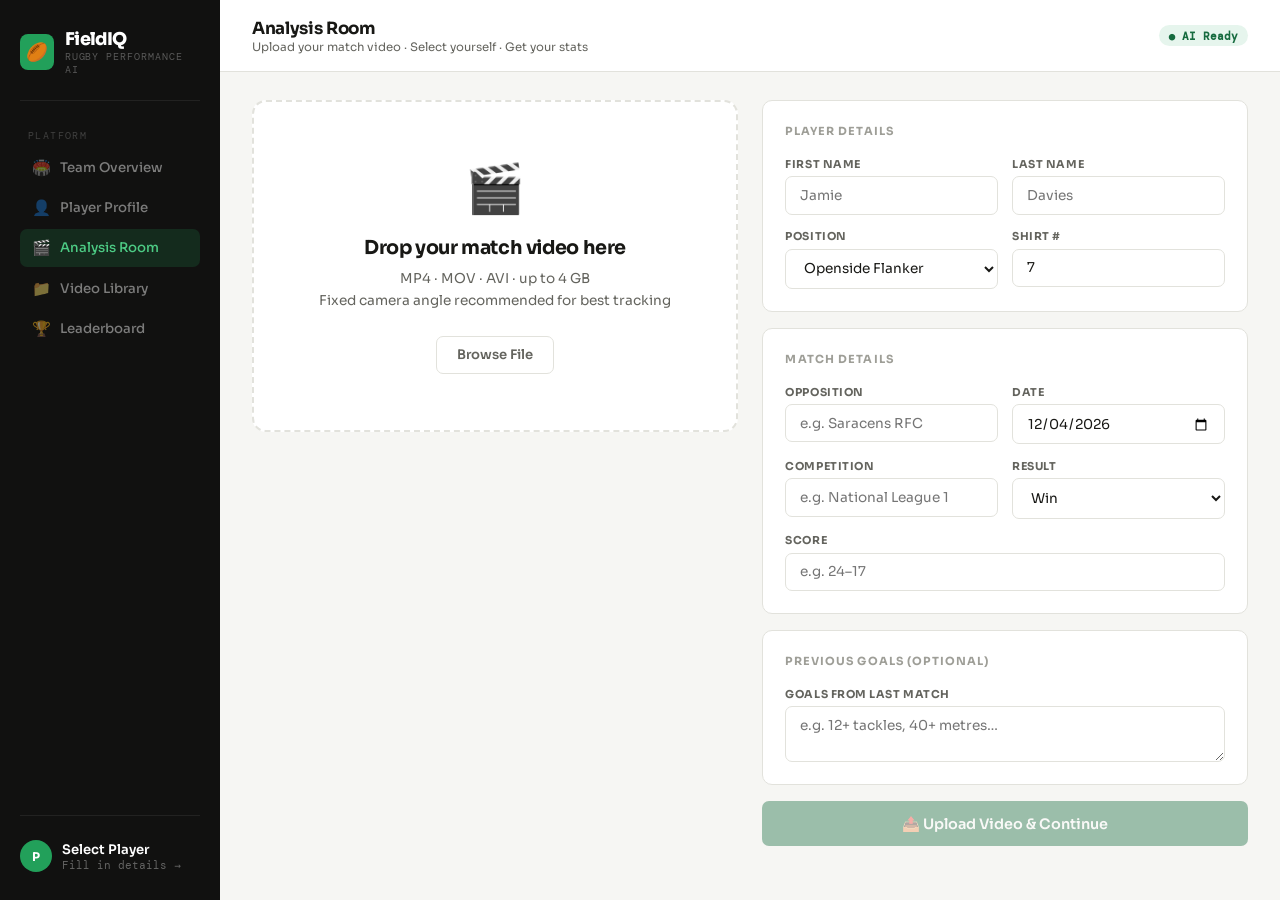
<file: templates/analysis.html>
<!DOCTYPE html>
<html lang="en">
<head>
<meta charset="UTF-8"><meta name="viewport" content="width=device-width, initial-scale=1.0">
<title>FieldIQ – Analysis Room</title>
<style>
@import url('https://fonts.googleapis.com/css2?family=DM+Mono:wght@400;500&family=Sora:wght@300;400;500;600;700;800&display=swap');
:root {
  --bg:#f6f6f3;--surface:#fff;--surface2:#efefeb;--border:#e2e2dc;
  --text:#181815;--text2:#64645e;--text3:#9e9e97;
  --green:#166b3f;--green-mid:#22a05a;--green-light:#e6f5ed;
  --amber:#b86e0e;--amber-light:#fdf2e3;--red:#b83232;--red-light:#fdeaea;
  --sidebar:#111110;--mono:'DM Mono',monospace;--sans:'Sora',sans-serif;
}
*{margin:0;padding:0;box-sizing:border-box;}
body{font-family:var(--sans);background:var(--bg);color:var(--text);font-size:14px;}
.app{display:grid;grid-template-columns:220px 1fr;min-height:100vh;}
/* SIDEBAR */
.sidebar{background:var(--sidebar);padding:1.75rem 1.25rem;display:flex;flex-direction:column;gap:1.75rem;position:sticky;top:0;height:100vh;overflow-y:auto;}
.logo{display:flex;align-items:center;gap:.65rem;padding-bottom:1.5rem;border-bottom:1px solid rgba(255,255,255,.07);}
.logo-mark{width:2.2rem;height:2.2rem;background:var(--green-mid);border-radius:8px;display:flex;align-items:center;justify-content:center;font-size:1.1rem;}
.logo-name{font-size:1.1rem;font-weight:800;color:#fff;letter-spacing:-.03em;}
.logo-tag{display:block;font-size:.6rem;color:rgba(255,255,255,.3);font-family:var(--mono);letter-spacing:.1em;text-transform:uppercase;}
.nav-label{font-size:.62rem;font-family:var(--mono);letter-spacing:.14em;text-transform:uppercase;color:rgba(255,255,255,.2);margin-bottom:.4rem;padding-left:.5rem;}
.nav-item{display:flex;align-items:center;gap:.65rem;padding:.6rem .75rem;border-radius:7px;color:rgba(255,255,255,.45);cursor:pointer;font-size:.83rem;font-weight:500;text-decoration:none;transition:all .15s;margin-bottom:2px;}
.nav-item:hover{background:rgba(255,255,255,.07);color:rgba(255,255,255,.85);}
.nav-item.active{background:rgba(34,160,90,.18);color:#4dcc85;}
.nav-item .ico{font-size:.95rem;width:1.1rem;text-align:center;}
.sidebar-bottom{margin-top:auto;padding-top:1.5rem;border-top:1px solid rgba(255,255,255,.07);}
.player-pill{display:flex;align-items:center;gap:.65rem;}
.pav{width:2rem;height:2rem;border-radius:50%;background:var(--green-mid);display:flex;align-items:center;justify-content:center;font-size:.75rem;font-weight:700;color:#fff;}
.pname{font-size:.82rem;font-weight:600;color:#fff;}
.ppos{font-size:.68rem;color:rgba(255,255,255,.35);font-family:var(--mono);}
/* MAIN */
.main{display:flex;flex-direction:column;}
.topbar{background:var(--surface);border-bottom:1px solid var(--border);padding:1.1rem 2rem;display:flex;align-items:center;justify-content:space-between;position:sticky;top:0;z-index:50;}
.page-title{font-size:1.05rem;font-weight:700;letter-spacing:-.02em;}
.page-sub{font-size:.73rem;color:var(--text2);margin-top:1px;}
.content{padding:1.75rem 2rem;display:flex;flex-direction:column;gap:1.75rem;}
/* CARDS */
.card{background:var(--surface);border:1px solid var(--border);border-radius:10px;padding:1.4rem;}
.card-title{font-size:.7rem;font-weight:700;letter-spacing:.1em;text-transform:uppercase;color:var(--text3);margin-bottom:1.2rem;}
/* BUTTONS */
.btn{display:inline-flex;align-items:center;gap:.45rem;padding:.6rem 1.25rem;border-radius:7px;font-family:var(--sans);font-size:.82rem;font-weight:600;cursor:pointer;border:none;transition:all .15s;text-decoration:none;}
.btn-dark{background:var(--text);color:#fff;}
.btn-dark:hover{background:#333;}
.btn-green{background:var(--green);color:#fff;}
.btn-green:hover{background:var(--green-mid);}
.btn-ghost{background:transparent;color:var(--text2);border:1px solid var(--border);}
.btn-ghost:hover{background:var(--surface2);}
.btn-sm{padding:.4rem .85rem;font-size:.75rem;}
.btn:disabled{opacity:.4;cursor:not-allowed;}
/* CHIP */
.chip{display:inline-flex;align-items:center;gap:.3rem;padding:.2rem .6rem;border-radius:20px;font-size:.68rem;font-weight:600;font-family:var(--mono);}
.chip-green{background:var(--green-light);color:var(--green);}
.chip-amber{background:var(--amber-light);color:var(--amber);}
.chip-red{background:var(--red-light);color:var(--red);}
.chip-grey{background:var(--surface2);color:var(--text2);}
/* FORMS */
.form-grid{display:grid;grid-template-columns:1fr 1fr;gap:.9rem;}
.fg{display:flex;flex-direction:column;gap:.35rem;}
.fg label{font-size:.68rem;font-weight:700;color:var(--text2);letter-spacing:.05em;text-transform:uppercase;}
.fg input,.fg select,.fg textarea{padding:.6rem .85rem;border:1px solid var(--border);border-radius:7px;font-family:var(--sans);font-size:.85rem;background:var(--surface);color:var(--text);outline:none;transition:border-color .15s;}
.fg input:focus,.fg select:focus,.fg textarea:focus{border-color:var(--green-mid);}

/* ── DROP ZONE ── */
.drop-zone{border:2px dashed var(--border);border-radius:14px;background:var(--surface);padding:3.5rem 2rem;text-align:center;cursor:pointer;transition:all .2s;}
.drop-zone:hover,.drop-zone.over{border-color:var(--green-mid);background:var(--green-light);}
.dz-icon{font-size:3rem;margin-bottom:1rem;}
.dz-title{font-size:1.2rem;font-weight:700;letter-spacing:-.02em;margin-bottom:.5rem;}
.dz-sub{font-size:.85rem;color:var(--text2);line-height:1.6;margin-bottom:1.5rem;}

/* ── CANVAS SELECTOR ── */
.selector-wrap{display:none;flex-direction:column;gap:1rem;}
.selector-wrap.show{display:flex;}
.canvas-container{position:relative;border-radius:10px;overflow:hidden;border:1px solid var(--border);cursor:crosshair;background:#000;display:flex;align-items:center;justify-content:center;}
.canvas-container canvas{display:block;max-width:100%;}
#overlayCanvas{position:absolute;top:0;left:0;width:100%;height:100%;}
.selector-hint{background:rgba(0,0,0,.75);color:#fff;font-size:.8rem;padding:.6rem 1rem;border-radius:6px;text-align:center;}

/* ── LOADING ── */
.loading-overlay{display:none;position:fixed;inset:0;background:rgba(246,246,243,.9);backdrop-filter:blur(6px);z-index:999;flex-direction:column;align-items:center;justify-content:center;gap:1.2rem;}
.loading-overlay.show{display:flex;}
.spinner{width:2.5rem;height:2.5rem;border:3px solid var(--border);border-top-color:var(--green-mid);border-radius:50%;animation:spin .75s linear infinite;}
@keyframes spin{to{transform:rotate(360deg)}}
.loading-msg{font-size:.88rem;font-weight:500;color:var(--text2);}
.loading-step-txt{font-size:.75rem;color:var(--text3);font-family:var(--mono);}
.progress-bar-wrap{width:280px;height:5px;background:var(--border);border-radius:99px;overflow:hidden;}
.progress-bar-fill{height:100%;background:var(--green-mid);border-radius:99px;transition:width .4s;}

/* ── STEP TRACKER ── */
.steps-list{display:flex;flex-direction:column;gap:0;}
.step-row{display:flex;align-items:center;gap:.85rem;padding:.55rem 0;border-bottom:1px solid var(--border);}
.step-row:last-child{border-bottom:none;}
.sdot{width:1.5rem;height:1.5rem;border-radius:50%;flex-shrink:0;display:flex;align-items:center;justify-content:center;font-size:.7rem;}
.s-p{background:var(--surface2);color:var(--text3);border:1px solid var(--border);}
.s-a{background:var(--green-light);color:var(--green);border:2px solid var(--green-mid);animation:pulse 1s infinite;}
.s-d{background:var(--green);color:#fff;}
@keyframes pulse{0%,100%{opacity:1}50%{opacity:.5}}
.stxt{font-size:.8rem;color:var(--text2);}
.stxt.done{color:var(--text);font-weight:500;}

/* ── RESULTS ── */
.results-section{display:none;}
.results-section.show{display:contents;}
.two-col{display:grid;grid-template-columns:1fr 1fr;gap:1.5rem;}
.stat-grid-8{display:grid;grid-template-columns:repeat(4,1fr);gap:1rem;}
.stat-box{background:var(--surface);border:1px solid var(--border);border-radius:10px;padding:1.1rem 1.25rem;transition:border-color .2s;position:relative;overflow:hidden;}
.stat-box:hover{border-color:var(--green-mid);}
.stat-box::before{content:'';position:absolute;top:0;left:0;right:0;height:3px;background:var(--green-mid);transform:scaleX(0);transition:transform .5s;transform-origin:left;}
.stat-box.loaded::before{transform:scaleX(1);}
.sb-ico{font-size:1.2rem;margin-bottom:.5rem;}
.sb-lbl{font-size:.65rem;font-weight:700;color:var(--text3);text-transform:uppercase;letter-spacing:.08em;margin-bottom:.4rem;}
.sb-val{font-family:var(--mono);font-size:2rem;font-weight:500;line-height:1;}
.sb-unit{font-size:.7rem;color:var(--text3);margin-top:.2rem;}
.sb-tag{display:inline-block;margin-top:.45rem;padding:.15rem .45rem;border-radius:4px;font-size:.68rem;font-family:var(--mono);}
/* FEEDBACK */
.ai-box{background:var(--surface);border:1px solid var(--border);border-radius:10px;overflow:hidden;}
.ai-head{padding:1rem 1.4rem;border-bottom:1px solid var(--border);display:flex;align-items:center;justify-content:space-between;}
.ai-label{display:flex;align-items:center;gap:.5rem;font-size:.72rem;font-weight:700;color:var(--green);font-family:var(--mono);letter-spacing:.06em;}
.ai-dot{width:6px;height:6px;border-radius:50%;background:var(--green-mid);animation:pulse 2s infinite;}
.ai-body{padding:1.4rem;font-size:.88rem;line-height:1.85;color:var(--text);}
/* GOALS */
.goal-row{display:flex;align-items:flex-start;gap:.85rem;padding:.85rem 0;border-bottom:1px solid var(--border);}
.goal-row:last-child{border-bottom:none;}
.goal-num{width:1.6rem;height:1.6rem;border-radius:50%;background:var(--green-light);color:var(--green);display:flex;align-items:center;justify-content:center;font-size:.75rem;font-weight:700;flex-shrink:0;margin-top:2px;}
.goal-ttl{font-size:.85rem;font-weight:700;margin-bottom:.2rem;}
.goal-tgt{font-size:.78rem;color:var(--green);font-family:var(--mono);margin-bottom:.2rem;}
.goal-why{font-size:.75rem;color:var(--text2);line-height:1.5;}
/* PROGRESS */
.prog-row{margin-bottom:.9rem;}
.prog-hd{display:flex;justify-content:space-between;margin-bottom:.35rem;}
.prog-label{font-size:.78rem;font-weight:500;}
.prog-val{font-family:var(--mono);font-size:.75rem;color:var(--text2);}
.prog-track{height:5px;background:var(--surface2);border-radius:99px;overflow:hidden;}
.prog-fill{height:100%;border-radius:99px;background:var(--green-mid);transition:width 1.2s cubic-bezier(.4,0,.2,1);}
.prog-fill.amber{background:var(--amber);}
.prog-fill.red{background:var(--red);}
/* TYPING */
.typing::after{content:'▌';animation:cur .8s step-end infinite;font-size:.9em;}
@keyframes cur{0%,100%{opacity:1}50%{opacity:0}}
@media(max-width:900px){.app{grid-template-columns:1fr;}.sidebar{display:none;}.stat-grid-8{grid-template-columns:repeat(2,1fr);}.two-col{grid-template-columns:1fr;}.form-grid{grid-template-columns:1fr;}.content{padding:1.25rem;}}
</style>
</head>
<body>
<div class="loading-overlay" id="loader">
  <div class="spinner"></div>
  <div class="loading-msg" id="lMsg">Uploading video…</div>
  <div class="loading-step-txt" id="lStep">Please wait</div>
  <div class="progress-bar-wrap"><div class="progress-bar-fill" id="lBar" style="width:0%"></div></div>
</div>

<div class="app">
<aside class="sidebar">
  <div class="logo">
    <div class="logo-mark">🏉</div>
    <div><div class="logo-name">FieldIQ</div><span class="logo-tag">Rugby Performance AI</span></div>
  </div>
  <nav>
    <div class="nav-label">Platform</div>
    <a href="/" class="nav-item"><span class="ico">🏟️</span> Team Overview</a>
    <a href="/profile.html" class="nav-item"><span class="ico">👤</span> Player Profile</a>
    <a href="/analysis.html" class="nav-item active"><span class="ico">🎬</span> Analysis Room</a>
    <a href="/library.html" class="nav-item"><span class="ico">📁</span> Video Library</a>
    <a href="/leaderboard.html" class="nav-item"><span class="ico">🏆</span> Leaderboard</a>
  </nav>
  <div class="sidebar-bottom">
    <div class="player-pill">
      <div class="pav" id="sbAv">P</div>
      <div><div class="pname" id="sbName">Select Player</div><div class="ppos" id="sbPos">Fill in details →</div></div>
    </div>
  </div>
</aside>

<main class="main">
  <div class="topbar">
    <div>
      <div class="page-title">Analysis Room</div>
      <div class="page-sub">Upload your match video · Select yourself · Get your stats</div>
    </div>
    <div style="display:flex;gap:.75rem;align-items:center;">
      <span class="chip chip-green" id="aiStatus">● AI Ready</span>
    </div>
  </div>

  <div class="content">

    <!-- STEP 1: UPLOAD + FORM -->
    <div id="step1">
      <div class="two-col" style="align-items:start;">

        <!-- VIDEO DROP -->
        <div style="display:flex;flex-direction:column;gap:1.25rem;">
          <div class="drop-zone" id="dropZone"
            onclick="document.getElementById('fileInput').click()"
            ondragover="ev(event,'over')" ondragleave="ev(event,'leave')" ondrop="ev(event,'drop')">
            <div class="dz-icon">🎬</div>
            <div class="dz-title">Drop your match video here</div>
            <div class="dz-sub">MP4 · MOV · AVI · up to 4 GB<br>Fixed camera angle recommended for best tracking</div>
            <button class="btn btn-ghost" onclick="event.stopPropagation();document.getElementById('fileInput').click()">Browse File</button>
            <input type="file" id="fileInput" style="display:none;" accept="video/*" onchange="onFileSelect(event)">
          </div>

          <div class="card" id="fileCard" style="display:none;">
            <div style="display:flex;align-items:center;gap:.75rem;margin-bottom:1rem;">
              <span style="font-size:1.5rem;">🎬</span>
              <div>
                <div style="font-weight:700;font-size:.9rem;" id="fNameDisplay">—</div>
                <div style="font-size:.72rem;color:var(--text3);font-family:var(--mono);" id="fSizeDisplay">—</div>
              </div>
              <button class="btn btn-ghost btn-sm" style="margin-left:auto;" onclick="clearVideo()">✕</button>
            </div>
            <div class="steps-list" id="stepsList"></div>
          </div>
        </div>

        <!-- FORM -->
        <div style="display:flex;flex-direction:column;gap:1rem;">
          <div class="card">
            <div class="card-title">Player Details</div>
            <div class="form-grid">
              <div class="fg"><label>First Name</label><input id="fFirst" placeholder="Jamie" oninput="updateSidebar()"></div>
              <div class="fg"><label>Last Name</label><input id="fLast" placeholder="Davies" oninput="updateSidebar()"></div>
              <div class="fg"><label>Position</label>
                <select id="fPos">
                  <option>Loosehead Prop</option><option>Hooker</option><option>Tighthead Prop</option>
                  <option>Lock</option><option>Blindside Flanker</option><option selected>Openside Flanker</option>
                  <option>Number 8</option><option>Scrum-Half</option><option>Fly-Half</option>
                  <option>Inside Centre</option><option>Outside Centre</option><option>Wing</option><option>Full-Back</option>
                </select>
              </div>
              <div class="fg"><label>Shirt #</label><input id="fNum" type="number" value="7" min="1" max="23"></div>
            </div>
          </div>
          <div class="card">
            <div class="card-title">Match Details</div>
            <div class="form-grid">
              <div class="fg"><label>Opposition</label><input id="fOpp" placeholder="e.g. Saracens RFC"></div>
              <div class="fg"><label>Date</label><input id="fDate" type="date"></div>
              <div class="fg"><label>Competition</label><input id="fComp" placeholder="e.g. National League 1"></div>
              <div class="fg"><label>Result</label>
                <select id="fResult"><option value="win">Win</option><option value="loss">Loss</option><option value="draw">Draw</option></select>
              </div>
              <div class="fg" style="grid-column:span 2;"><label>Score</label><input id="fScore" placeholder="e.g. 24–17"></div>
            </div>
          </div>
          <div class="card">
            <div class="card-title">Previous Goals (optional)</div>
            <div class="fg"><label>Goals from last match</label><textarea id="fGoals" rows="2" placeholder="e.g. 12+ tackles, 40+ metres…" style="resize:vertical;"></textarea></div>
          </div>
          <button class="btn btn-green" id="uploadBtn" onclick="uploadVideo()" style="width:100%;justify-content:center;padding:.85rem;font-size:.9rem;" disabled>
            📤 Upload Video & Continue
          </button>
        </div>
      </div>
    </div>

    <!-- STEP 2: PLAYER SELECTION -->
    <div id="step2" style="display:none;">
      <div class="card" style="max-width:900px;">
        <div class="card-title">Step 2 of 3 — Select Your Player</div>
        <div style="background:var(--green-light);border:1px solid var(--green-mid);border-radius:8px;padding:.85rem 1rem;margin-bottom:1.25rem;font-size:.85rem;color:var(--green);font-weight:500;">
          📌 Draw a box around yourself in the first frame. The AI will track you throughout the entire match.
        </div>
        <div class="selector-wrap show" id="selectorWrap">
          <div class="canvas-container" id="canvasContainer">
            <canvas id="frameCanvas"></canvas>
            <canvas id="overlayCanvas"
              onmousedown="startDraw(event)"
              onmousemove="doDraw(event)"
              onmouseup="endDraw(event)"
              ontouchstart="startDraw(event)"
              ontouchmove="doDraw(event)"
              ontouchend="endDraw(event)">
            </canvas>
          </div>
          <div class="selector-hint" id="selectorHint">🖱️ Click and drag to draw a box around yourself</div>
          <div style="display:flex;gap:.75rem;" id="selectionActions" style="display:none;">
            <button class="btn btn-ghost" onclick="clearSelection()">↺ Redraw</button>
            <button class="btn btn-green" id="confirmBtn" onclick="confirmSelection()" disabled style="flex:1;justify-content:center;">
              ✓ Confirm Selection & Analyse
            </button>
          </div>
        </div>
      </div>
    </div>

    <!-- STEP 3: PROCESSING -->
    <div id="step3" style="display:none;">
      <div class="card" style="max-width:600px;">
        <div class="card-title">Step 3 of 3 — AI Analysis Running</div>
        <div style="margin-bottom:1.25rem;">
          <div style="font-size:.85rem;color:var(--text2);margin-bottom:1rem;">Your video is being processed. This typically takes 5–15 minutes depending on match length.</div>
          <div class="steps-list" id="analysisStepper"></div>
        </div>
        <div class="progress-bar-wrap" style="width:100%;margin-top:.5rem;">
          <div class="progress-bar-fill" id="analysisBar" style="width:0%;"></div>
        </div>
      </div>
    </div>

    <!-- RESULTS -->
    <div class="results-section" id="resultsSection">
      <div style="display:flex;align-items:center;justify-content:space-between;flex-wrap:wrap;gap:1rem;">
        <div>
          <div style="font-size:1rem;font-weight:700;" id="resultTitle">—</div>
          <div style="font-size:.75rem;color:var(--text2);margin-top:2px;" id="resultSub">—</div>
        </div>
        <div style="display:flex;gap:.75rem;align-items:center;">
          <span class="chip chip-green">✓ Analysis Complete</span>
          <span class="chip chip-grey" id="trackingPoints">— tracking points</span>
          <button class="btn btn-ghost btn-sm" onclick="location.reload()">+ New Analysis</button>
        </div>
      </div>

      <div class="stat-grid-8" id="statGrid1"></div>
      <div class="stat-grid-8" id="statGrid2"></div>

      <div class="two-col" style="align-items:start;">
        <div class="ai-box">
          <div class="ai-head">
            <div class="ai-label"><div class="ai-dot"></div> AI Performance Feedback</div>
            <span class="chip chip-green" id="perfScore">—/100</span>
          </div>
          <div class="ai-body"><div id="feedbackText"></div></div>
        </div>
        <div style="display:flex;flex-direction:column;gap:1.25rem;">
          <div class="card" id="prevGoalCard" style="display:none;">
            <div class="card-title">Previous Goal Review</div>
            <div style="font-size:.85rem;line-height:1.75;color:var(--text2);" id="prevGoalText"></div>
          </div>
          <div class="ai-box">
            <div class="ai-head"><div class="ai-label"><div class="ai-dot"></div> Next Match Goals</div></div>
            <div class="ai-body" style="padding-bottom:.5rem;"><div id="nextGoals"></div></div>
          </div>
        </div>
      </div>

      <div class="card">
        <div class="card-title">Stats vs Position Average</div>
        <div style="display:grid;grid-template-columns:1fr 1fr;gap:1.5rem;" id="progressBars"></div>
      </div>
    </div>

  </div>
</main>
</div>

<script>
let videoId = null;
let frameData = null;
let bbox = null;
let drawing = false;
let startX, startY, currentX, currentY;
let displayScale = 1;

document.getElementById('fDate').valueAsDate = new Date();

// ── SIDEBAR UPDATE ──
function updateSidebar() {
  const f = document.getElementById('fFirst').value || 'Player';
  const l = document.getElementById('fLast').value || '';
  const pos = document.getElementById('fPos').value;
  document.getElementById('sbName').textContent = f + (l ? ' ' + l : '');
  document.getElementById('sbPos').textContent = pos;
  document.getElementById('sbAv').textContent = (f[0]||'') + (l[0]||'');
}

// ── FILE DRAG/DROP ──
function ev(e, type) {
  e.preventDefault();
  const dz = document.getElementById('dropZone');
  if (type === 'over') dz.classList.add('over');
  else if (type === 'leave') dz.classList.remove('over');
  else if (type === 'drop') {
    dz.classList.remove('over');
    const f = e.dataTransfer.files[0];
    if (f) setFile(f);
  }
}

function onFileSelect(e) { if (e.target.files[0]) setFile(e.target.files[0]); }
function clearVideo() {
  videoId = null;
  document.getElementById('dropZone').style.display = '';
  document.getElementById('fileCard').style.display = 'none';
  document.getElementById('uploadBtn').disabled = true;
}

function setFile(file) {
  document.getElementById('dropZone').style.display = 'none';
  document.getElementById('fileCard').style.display = 'block';
  document.getElementById('fNameDisplay').textContent = file.name;
  const size = file.size > 1e9 ? (file.size/1e9).toFixed(2)+' GB' : (file.size/1e6).toFixed(1)+' MB';
  document.getElementById('fSizeDisplay').textContent = size + ' · ' + file.name.split('.').pop().toUpperCase();
  document.getElementById('stepsList').innerHTML = `
    <div class="step-row"><div class="sdot s-d">✓</div><span class="stxt done">Video file selected</span></div>
    <div class="step-row"><div class="sdot s-p">2</div><span class="stxt">Upload & extract first frame</span></div>
    <div class="step-row"><div class="sdot s-p">3</div><span class="stxt">Select yourself on screen</span></div>
    <div class="step-row"><div class="sdot s-p">4</div><span class="stxt">AI tracks & counts stats</span></div>
  `;
  document.getElementById('uploadBtn').disabled = false;
  window._selectedFile = file;
}

// ── UPLOAD VIDEO ──
async function uploadVideo() {
  if (!window._selectedFile) return alert('Please select a video file first.');
  const btn = document.getElementById('uploadBtn');
  btn.disabled = true; btn.textContent = 'Uploading…';

  const formData = new FormData();
  formData.append('video', window._selectedFile);

  showLoader('Uploading video…', 'This may take a moment for large files', 20);

  try {
    const res = await fetch('/api/upload', { method: 'POST', body: formData });
    const data = await res.json();
    if (data.error) throw new Error(data.error);

    videoId = data.video_id;
    frameData = data;
    hideLoader();
    showStep2(data);
  } catch(e) {
    hideLoader();
    btn.disabled = false; btn.textContent = '📤 Upload Video & Continue';
    alert('Upload failed: ' + e.message + '\n\nMake sure the server is running.');
  }
}

// ── SHOW STEP 2: PLAYER SELECTION ──
function showStep2(data) {
  document.getElementById('step1').style.display = 'none';
  document.getElementById('step2').style.display = 'block';

  const canvas = document.getElementById('frameCanvas');
  const overlay = document.getElementById('overlayCanvas');
  const container = document.getElementById('canvasContainer');

  const img = new Image();
  img.onload = () => {
    const maxW = Math.min(container.offsetWidth || 820, 820);
    displayScale = maxW / img.width;
    const dispW = maxW;
    const dispH = img.height * displayScale;

    canvas.width = dispW; canvas.height = dispH;
    overlay.width = dispW; overlay.height = dispH;
    canvas.style.width = dispW + 'px'; canvas.style.height = dispH + 'px';
    overlay.style.width = dispW + 'px'; overlay.style.height = dispH + 'px';

    const ctx = canvas.getContext('2d');
    ctx.drawImage(img, 0, 0, dispW, dispH);
  };
  img.src = data.frame_url;
}

// ── CANVAS DRAW ──
function getPos(e, canvas) {
  const rect = canvas.getBoundingClientRect();
  const scaleX = canvas.width / rect.width;
  const scaleY = canvas.height / rect.height;
  const clientX = e.touches ? e.touches[0].clientX : e.clientX;
  const clientY = e.touches ? e.touches[0].clientY : e.clientY;
  return { x: (clientX - rect.left) * scaleX, y: (clientY - rect.top) * scaleY };
}

function startDraw(e) {
  e.preventDefault();
  const pos = getPos(e, document.getElementById('overlayCanvas'));
  startX = pos.x; startY = pos.y;
  drawing = true;
  bbox = null;
  document.getElementById('confirmBtn').disabled = true;
}

function doDraw(e) {
  if (!drawing) return;
  e.preventDefault();
  const pos = getPos(e, document.getElementById('overlayCanvas'));
  currentX = pos.x; currentY = pos.y;

  const overlay = document.getElementById('overlayCanvas');
  const ctx = overlay.getContext('2d');
  ctx.clearRect(0, 0, overlay.width, overlay.height);

  const x = Math.min(startX, currentX);
  const y = Math.min(startY, currentY);
  const w = Math.abs(currentX - startX);
  const h = Math.abs(currentY - startY);

  ctx.strokeStyle = '#22a05a';
  ctx.lineWidth = 2.5;
  ctx.setLineDash([6, 3]);
  ctx.strokeRect(x, y, w, h);
  ctx.fillStyle = 'rgba(34,160,90,0.08)';
  ctx.fillRect(x, y, w, h);

  // Corner handles
  ctx.fillStyle = '#22a05a';
  ctx.setLineDash([]);
  [[x,y],[x+w,y],[x,y+h],[x+w,y+h]].forEach(([cx,cy]) => {
    ctx.fillRect(cx-4, cy-4, 8, 8);
  });

  // Label
  ctx.fillStyle = '#22a05a';
  ctx.font = '600 11px Sora, sans-serif';
  ctx.fillText('YOU', x + 4, y - 6);
}

function endDraw(e) {
  if (!drawing) return;
  drawing = false;
  const w = Math.abs(currentX - startX);
  const h = Math.abs(currentY - startY);
  if (w > 20 && h > 30) {
    // Convert back to original video coords
    bbox = {
      x: Math.round(Math.min(startX, currentX) / displayScale),
      y: Math.round(Math.min(startY, currentY) / displayScale),
      w: Math.round(w / displayScale),
      h: Math.round(h / displayScale)
    };
    document.getElementById('selectorHint').textContent = '✓ Player selected — confirm below or redraw';
    document.getElementById('confirmBtn').disabled = false;
    document.getElementById('selectionActions').style.display = 'flex';
  }
}

function clearSelection() {
  bbox = null;
  const overlay = document.getElementById('overlayCanvas');
  overlay.getContext('2d').clearRect(0, 0, overlay.width, overlay.height);
  document.getElementById('selectorHint').textContent = '🖱️ Click and drag to draw a box around yourself';
  document.getElementById('confirmBtn').disabled = true;
}

// ── CONFIRM + RUN ANALYSIS ──
async function confirmSelection() {
  if (!bbox || !videoId) return;
  document.getElementById('step2').style.display = 'none';
  document.getElementById('step3').style.display = 'block';

  const steps = [
    { label: 'Initialising tracker on selected player', pct: 8 },
    { label: 'Scanning video frames', pct: 20 },
    { label: 'Tracking player movement', pct: 45 },
    { label: 'Detecting tackles & contacts', pct: 60 },
    { label: 'Counting carries & passes', pct: 72 },
    { label: 'Measuring metres gained', pct: 83 },
    { label: 'Calculating post-contact metres', pct: 91 },
    { label: 'Generating AI feedback & goals', pct: 98 },
  ];

  const stepper = document.getElementById('analysisStepper');
  stepper.innerHTML = steps.map((s,i) => `
    <div class="step-row" id="as${i}">
      <div class="sdot s-p" id="asdot${i}">${i+1}</div>
      <span class="stxt" id="astxt${i}">${s.label}</span>
    </div>
  `).join('');

  // Animate steps while API runs
  let stepIdx = 0;
  const stepTimer = setInterval(() => {
    if (stepIdx > 0) {
      document.getElementById(`asdot${stepIdx-1}`).className = 'sdot s-d';
      document.getElementById(`asdot${stepIdx-1}`).textContent = '✓';
      document.getElementById(`astxt${stepIdx-1}`).classList.add('done');
    }
    if (stepIdx < steps.length) {
      document.getElementById(`asdot${stepIdx}`).className = 'sdot s-a';
      document.getElementById(`asdot${stepIdx}`).textContent = '';
      document.getElementById('analysisBar').style.width = steps[stepIdx].pct + '%';
      stepIdx++;
    }
  }, 3500);

  try {
    const res = await fetch('/api/analyse', {
      method: 'POST',
      headers: { 'Content-Type': 'application/json' },
      body: JSON.stringify({
        video_id: videoId,
        bbox: bbox,
        player_info: {
          firstName: document.getElementById('fFirst').value,
          lastName: document.getElementById('fLast').value,
          position: document.getElementById('fPos').value,
          number: document.getElementById('fNum').value
        },
        prev_goals: document.getElementById('fGoals').value
      })
    });

    const data = await res.json();
    clearInterval(stepTimer);

    // Mark all done
    steps.forEach((_,i) => {
      document.getElementById(`asdot${i}`).className = 'sdot s-d';
      document.getElementById(`asdot${i}`).textContent = '✓';
      document.getElementById(`astxt${i}`).classList.add('done');
    });
    document.getElementById('analysisBar').style.width = '100%';

    await delay(600);
    document.getElementById('step3').style.display = 'none';

    if (data.error) throw new Error(data.error);
    renderResults(data);

  } catch(e) {
    clearInterval(stepTimer);
    document.getElementById('step3').innerHTML = `
      <div class="card" style="max-width:500px;">
        <div style="color:var(--red);font-weight:600;margin-bottom:.5rem;">Analysis failed</div>
        <div style="font-size:.85rem;color:var(--text2);">${e.message}</div>
        <button class="btn btn-ghost" style="margin-top:1rem;" onclick="location.reload()">Try Again</button>
      </div>`;
  }
}

// ── RENDER RESULTS ──
function renderResults(data) {
  const s = data.stats;
  const fb = data.feedback;

  document.getElementById('resultsSection').classList.add('show');
  document.getElementById('resultTitle').textContent = `vs ${document.getElementById('fOpp').value || 'Opposition'}`;
  document.getElementById('resultSub').textContent =
    `${document.getElementById('fComp').value||'Match'} · ${document.getElementById('fDate').value} · ${document.getElementById('fResult').value.toUpperCase()} ${document.getElementById('fScore').value||''}`;
  document.getElementById('perfScore').textContent = s.performanceScore + '/100';
  document.getElementById('trackingPoints').textContent = (s.trackingPoints||0).toLocaleString() + ' tracking points';

  const tackleRate = Math.round((s.tackles / Math.max(s.tackleAttempts,1)) * 100);
  const carryAvg = s.carries > 0 ? (s.metersCarried / s.carries).toFixed(1) : 0;

  const grid1 = [
    { ico:'🛡️', lbl:'Tackles Made', val:s.tackles, unit:`of ${s.tackleAttempts} attempts`, tag:`${tackleRate}% success`, tagCls: tackleRate>=85?'chip-green':'chip-amber' },
    { ico:'🏃', lbl:'Metres Ran', val:s.metersRan+'m', unit:'total distance', tag:'GPS tracked', tagCls:'chip-grey' },
    { ico:'🏉', lbl:'Metres Carried', val:s.metersCarried+'m', unit:`${s.carries} carries`, tag:`${carryAvg}m per carry`, tagCls:'chip-grey' },
    { ico:'💥', lbl:'Post-Contact', val:s.metersPostContact+'m', unit:'after contact', tag: s.metersPostContact > s.metersCarried*.3 ? 'Strong' : 'Improve', tagCls: s.metersPostContact > s.metersCarried*.3 ? 'chip-green' : 'chip-amber' },
  ];
  const grid2 = [
    { ico:'🤝', lbl:'Offloads', val:s.offloads, unit:'clean offloads', tag: s.offloads>=3?'Above avg':'Below avg', tagCls:s.offloads>=3?'chip-green':'chip-amber' },
    { ico:'↔️', lbl:'Passes', val:s.passes, unit:'passes completed', tag:'Detected', tagCls:'chip-grey' },
    { ico:'👟', lbl:'Kicking Metres', val:s.kickingMeters+'m', unit:'total kick distance', tag:'Tracked', tagCls:'chip-grey' },
    { ico:'⭐', lbl:'Performance', val:s.performanceScore, unit:'out of 100', tag: s.performanceScore>=75?'Above Avg':s.performanceScore>=55?'Average':'Below Avg', tagCls:s.performanceScore>=75?'chip-green':s.performanceScore>=55?'chip-amber':'chip-red' },
  ];

  document.getElementById('statGrid1').innerHTML = grid1.map(b => `
    <div class="stat-box loaded">
      <div class="sb-ico">${b.ico}</div><div class="sb-lbl">${b.lbl}</div>
      <div class="sb-val">${b.val}</div><div class="sb-unit">${b.unit}</div>
      <span class="sb-tag chip ${b.tagCls}">${b.tag}</span>
    </div>`).join('');
  document.getElementById('statGrid2').innerHTML = grid2.map(b => `
    <div class="stat-box loaded">
      <div class="sb-ico">${b.ico}</div><div class="sb-lbl">${b.lbl}</div>
      <div class="sb-val">${b.val}</div><div class="sb-unit">${b.unit}</div>
      <span class="sb-tag chip ${b.tagCls}">${b.tag}</span>
    </div>`).join('');

  typeText(document.getElementById('feedbackText'), fb.text);

  if (fb.prevGoalReview && document.getElementById('fGoals').value) {
    document.getElementById('prevGoalCard').style.display = 'block';
    document.getElementById('prevGoalText').textContent = fb.prevGoalReview;
  }

  document.getElementById('nextGoals').innerHTML = (fb.nextGoals||[]).map((g,i) => `
    <div class="goal-row">
      <div class="goal-num">${i+1}</div>
      <div>
        <div class="goal-ttl">${g.title}</div>
        <div class="goal-tgt">→ ${g.target}</div>
        <div class="goal-why">${g.reason}</div>
      </div>
    </div>`).join('');

  const avgs = { tackles:9, metersCarried:45, metersPostContact:16, passes:20, offloads:2.5, kickingMeters:30 };
  document.getElementById('progressBars').innerHTML = [
    { label:'Tackles', val:s.tackles, avg:avgs.tackles },
    { label:'Metres Carried', val:s.metersCarried, avg:avgs.metersCarried, unit:'m' },
    { label:'Post-Contact Metres', val:s.metersPostContact, avg:avgs.metersPostContact, unit:'m' },
    { label:'Passes', val:s.passes, avg:avgs.passes },
    { label:'Offloads', val:s.offloads, avg:avgs.offloads },
    { label:'Kicking Metres', val:s.kickingMeters, avg:avgs.kickingMeters, unit:'m' },
  ].map(p => {
    const max = Math.max(p.val, p.avg)*1.4||1;
    const pct = Math.min(100, Math.round((p.val/max)*100));
    const cls = p.val>=p.avg?'':'  amber';
    return `<div class="prog-row">
      <div class="prog-hd"><span class="prog-label">${p.label}</span><span class="prog-val">${p.val}${p.unit||''} / avg ${p.avg}${p.unit||''}</span></div>
      <div class="prog-track"><div class="prog-fill${cls}" style="width:${pct}%"></div></div>
    </div>`;
  }).join('');

  document.getElementById('resultsSection').scrollIntoView({behavior:'smooth'});
}

// ── HELPERS ──
function showLoader(msg, step, pct) {
  document.getElementById('lMsg').textContent = msg;
  document.getElementById('lStep').textContent = step;
  document.getElementById('lBar').style.width = pct + '%';
  document.getElementById('loader').classList.add('show');
}
function hideLoader() { document.getElementById('loader').classList.remove('show'); }
function delay(ms) { return new Promise(r=>setTimeout(r,ms)); }
function typeText(el, text, speed=10) {
  let i=0; el.textContent=''; el.classList.add('typing');
  const iv=setInterval(()=>{ if(i<text.length){el.textContent+=text[i++];}else{el.classList.remove('typing');clearInterval(iv);} },speed);
}
</script>
</body>
</html>
</file>
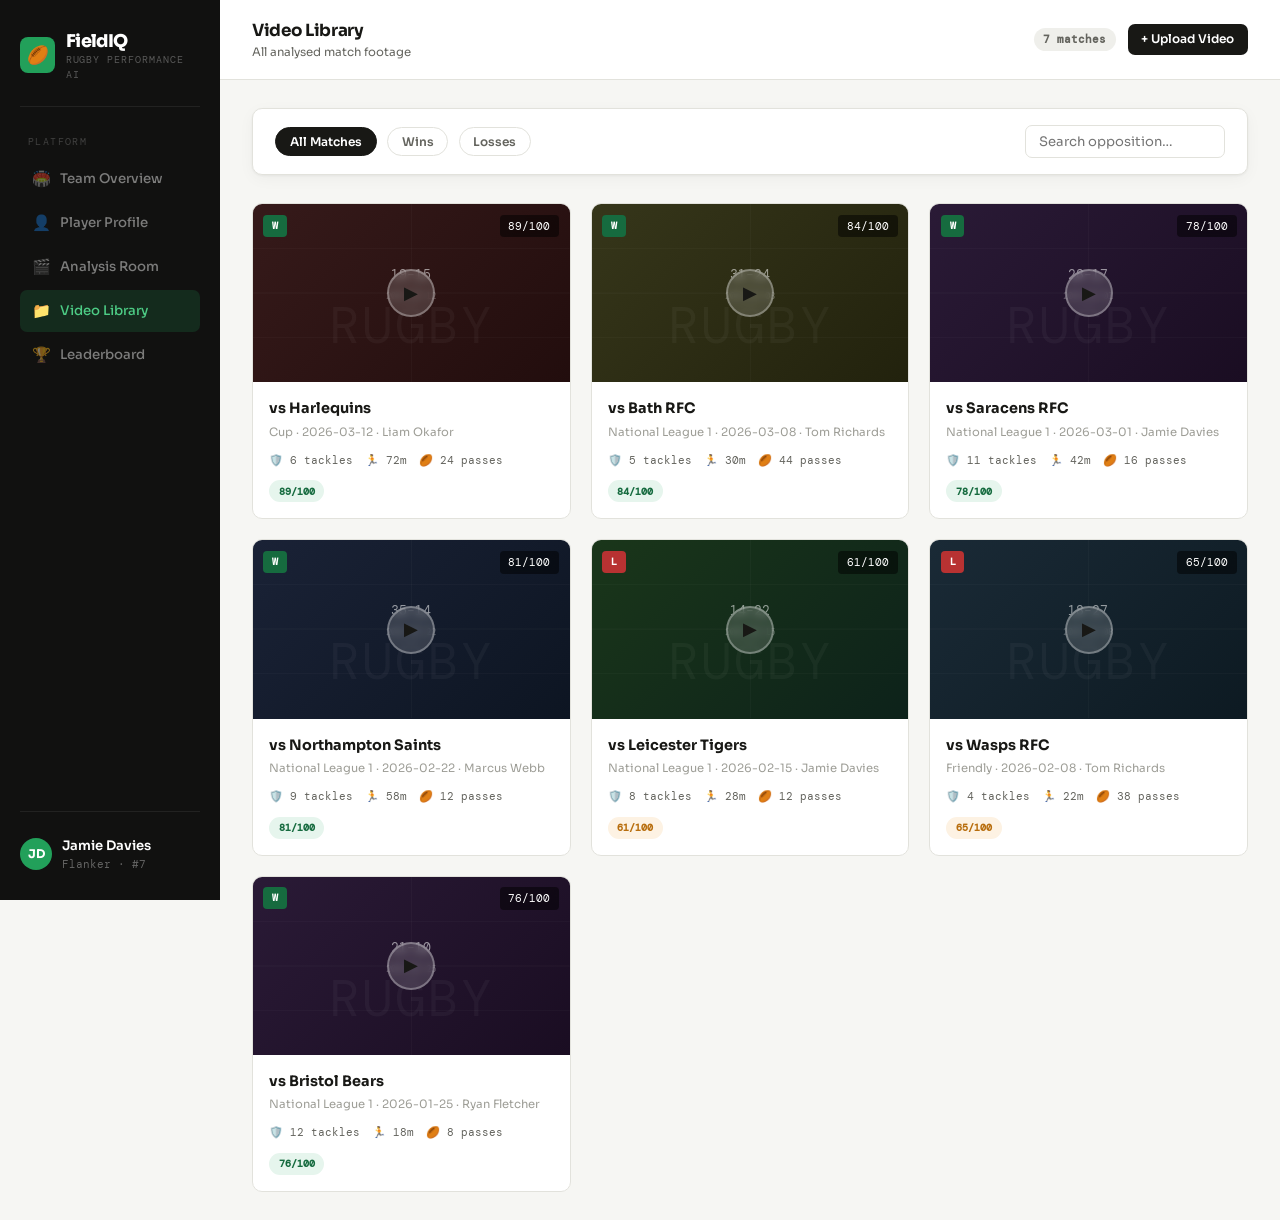
<file: templates/library.html>
<!DOCTYPE html>
<html lang="en">
<head>
<meta charset="UTF-8"><meta name="viewport" content="width=device-width, initial-scale=1.0">
<title>FieldIQ – Video Library</title>
<link rel="stylesheet" href="/static/shared.css">
<style>
  .video-grid { display: grid; grid-template-columns: repeat(3,1fr); gap: 1.25rem; }
  @media(max-width:900px){.video-grid{grid-template-columns:1fr;}}

  .video-card {
    background: var(--surface); border: 1px solid var(--border); border-radius: var(--radius);
    overflow: hidden; cursor: pointer; transition: all 0.2s;
  }
  .video-card:hover { border-color: var(--green-mid); transform: translateY(-2px); box-shadow: 0 4px 20px rgba(0,0,0,0.08); }

  .video-thumb {
    width: 100%; aspect-ratio: 16/9; background: var(--text);
    display: flex; align-items: center; justify-content: center; position: relative; overflow: hidden;
  }
  .video-thumb svg { width: 100%; height: 100%; }
  .play-btn {
    position: absolute; top: 50%; left: 50%; transform: translate(-50%,-50%);
    width: 3rem; height: 3rem; border-radius: 50%;
    background: rgba(255,255,255,0.15); backdrop-filter: blur(4px);
    display: flex; align-items: center; justify-content: center; font-size: 1.1rem;
    border: 2px solid rgba(255,255,255,0.3); transition: background 0.2s;
  }
  .video-card:hover .play-btn { background: rgba(34,160,90,0.8); border-color: transparent; }

  .result-badge {
    position: absolute; top: 0.65rem; left: 0.65rem;
    padding: 0.2rem 0.55rem; border-radius: 4px; font-size: 0.65rem; font-weight: 700; font-family: var(--mono);
  }
  .rb-win { background: var(--green); color: #fff; }
  .rb-loss { background: var(--red); color: #fff; }
  .rb-draw { background: var(--amber); color: #fff; }

  .score-badge {
    position: absolute; top: 0.65rem; right: 0.65rem;
    background: rgba(0,0,0,0.5); backdrop-filter: blur(4px);
    padding: 0.2rem 0.55rem; border-radius: 4px; font-size: 0.68rem; color: #fff; font-family: var(--mono);
  }

  .video-info { padding: 1rem; }
  .vi-opp { font-size: 0.9rem; font-weight: 700; margin-bottom: 0.25rem; }
  .vi-meta { font-size: 0.72rem; color: var(--text3); margin-bottom: 0.65rem; }
  .vi-stats { display: flex; gap: 0.75rem; flex-wrap: wrap; }
  .vi-stat { font-size: 0.7rem; font-family: var(--mono); color: var(--text2); }

  .filter-bar { display: flex; gap: 0.65rem; flex-wrap: wrap; }
  .filter-btn { padding: 0.4rem 0.85rem; border-radius: 20px; font-size: 0.75rem; font-weight: 600; font-family: var(--sans); cursor: pointer; border: 1px solid var(--border); background: var(--surface); color: var(--text2); transition: all 0.15s; }
  .filter-btn.active { background: var(--text); color: #fff; border-color: var(--text); }
  .filter-btn:hover:not(.active) { border-color: var(--text); color: var(--text); }
</style>
</head>
<body>
<div class="app">
<aside class="sidebar">
  <div class="logo">
    <div class="logo-mark">🏉</div>
    <div><div class="logo-name">FieldIQ</div><span class="logo-tag">Rugby Performance AI</span></div>
  </div>
  <nav class="nav-section">
    <div class="nav-label">Platform</div>
    <a href="/" class="nav-item"><span class="ico">🏟️</span> Team Overview</a>
    <a href="/profile.html" class="nav-item"><span class="ico">👤</span> Player Profile</a>
    <a href="/analysis.html" class="nav-item"><span class="ico">🎬</span> Analysis Room</a>
    <a href="/library.html" class="nav-item active"><span class="ico">📁</span> Video Library</a>
    <a href="/leaderboard.html" class="nav-item"><span class="ico">🏆</span> Leaderboard</a>
  </nav>
  <div class="sidebar-bottom">
    <div class="player-pill">
      <div class="player-av av-1">JD</div>
      <div><div class="player-pname">Jamie Davies</div><div class="player-ppos">Flanker · #7</div></div>
    </div>
  </div>
</aside>

<main class="main">
  <div class="topbar">
    <div class="topbar-left">
      <div class="page-title">Video Library</div>
      <div class="page-sub">All analysed match footage</div>
    </div>
    <div class="topbar-right">
      <span class="chip chip-grey" id="matchCount">0 matches</span>
      <a href="/analysis.html" class="btn btn-dark btn-sm">+ Upload Video</a>
    </div>
  </div>

  <div class="content">

    <div class="card fade-up" style="padding:1rem 1.4rem;">
      <div style="display:flex;align-items:center;justify-content:space-between;flex-wrap:wrap;gap:1rem;">
        <div class="filter-bar" id="filterBar">
          <button class="filter-btn active" onclick="setFilter('all',this)">All Matches</button>
          <button class="filter-btn" onclick="setFilter('win',this)">Wins</button>
          <button class="filter-btn" onclick="setFilter('loss',this)">Losses</button>
        </div>
        <div style="display:flex;gap:0.5rem;">
          <input type="text" id="searchInput" placeholder="Search opposition…" oninput="renderGallery()" style="padding:0.45rem 0.85rem;border:1px solid var(--border);border-radius:7px;font-family:var(--sans);font-size:0.82rem;outline:none;width:200px;">
        </div>
      </div>
    </div>

    <div class="video-grid fade-up-2" id="videoGrid"></div>

    <div class="empty" id="emptyState" style="display:none;">
      <div class="ei">🎬</div>
      <p>No matches found. <a href="/analysis.html" style="color:var(--green);">Upload your first video →</a></p>
    </div>

  </div>
</main>
</div>

<script src="/static/shared.js"></script>
<script>
const players = FieldIQ.getPlayers();
let allMatches = FieldIQ.getMatches();
let currentFilter = 'all';

// Enrich with dummy data
const extraMatches = [
  { id:101, playerId:3, opposition:'Northampton Saints', date:'2026-02-22', competition:'National League 1', result:'win', score:'35–14', stats:{ tackles:9,tackleAttempts:11,metersCarried:58,metersPostContact:24,offloads:3,passes:12,kickingMeters:0,carries:11,performanceScore:81 } },
  { id:102, playerId:2, opposition:'Wasps RFC', date:'2026-02-08', competition:'Friendly', result:'loss', score:'18–27', stats:{ tackles:4,tackleAttempts:5,metersCarried:22,metersPostContact:8,offloads:1,passes:38,kickingMeters:60,carries:9,performanceScore:65 } },
  { id:103, playerId:5, opposition:'Bristol Bears', date:'2026-01-25', competition:'National League 1', result:'win', score:'21–10', stats:{ tackles:12,tackleAttempts:14,metersCarried:18,metersPostContact:9,offloads:1,passes:8,kickingMeters:0,carries:6,performanceScore:76 } },
];
allMatches = [...allMatches, ...extraMatches];

document.getElementById('matchCount').textContent = allMatches.length + ' matches';

function setFilter(f, btn) {
  currentFilter = f;
  document.querySelectorAll('.filter-btn').forEach(b => b.classList.remove('active'));
  btn.classList.add('active');
  renderGallery();
}

function bgForMatch(m) {
  const palettes = [
    ['#1a2a36','#0d1a22'],['#2a1a36','#1a0d22'],['#1a361a','#0d221a'],
    ['#36361a','#22220d'],['#361a1a','#220d0d'],['#1a2236','#0d1522'],
  ];
  const p = palettes[m.id % palettes.length];
  return `background:linear-gradient(135deg,${p[0]} 0%,${p[1]} 100%);`;
}

function renderGallery() {
  const search = document.getElementById('searchInput').value.toLowerCase();
  let filtered = allMatches.filter(m => {
    if (currentFilter !== 'all' && m.result !== currentFilter) return false;
    if (search && !m.opposition.toLowerCase().includes(search)) return false;
    return true;
  }).sort((a,b) => new Date(b.date) - new Date(a.date));

  const grid = document.getElementById('videoGrid');
  const empty = document.getElementById('emptyState');

  if (filtered.length === 0) {
    grid.innerHTML = '';
    empty.style.display = '';
    return;
  }
  empty.style.display = 'none';

  grid.innerHTML = filtered.map(m => {
    const p = players.find(pl => pl.id === m.playerId);
    const rb = m.result === 'win' ? 'rb-win' : m.result === 'loss' ? 'rb-loss' : 'rb-draw';
    const rl = m.result === 'win' ? 'W' : m.result === 'loss' ? 'L' : 'D';
    const sc = m.stats.performanceScore;
    const scoreChip = sc >= 75 ? 'chip-green' : sc >= 55 ? 'chip-amber' : 'chip-red';
    return `
    <div class="video-card" onclick="goToAnalysis()">
      <div class="video-thumb" style="${bgForMatch(m)}">
        <svg viewBox="0 0 320 180" xmlns="http://www.w3.org/2000/svg">
          <rect width="320" height="180" fill="transparent"/>
          <line x1="0" y1="90" x2="320" y2="90" stroke="rgba(255,255,255,0.04)" stroke-width="1"/>
          <line x1="0" y1="45" x2="320" y2="45" stroke="rgba(255,255,255,0.03)" stroke-width="1"/>
          <line x1="0" y1="135" x2="320" y2="135" stroke="rgba(255,255,255,0.03)" stroke-width="1"/>
          <line x1="160" y1="0" x2="160" y2="180" stroke="rgba(255,255,255,0.04)" stroke-width="1"/>
          <text x="160" y="140" text-anchor="middle" font-family="DM Mono,monospace" font-size="52" fill="rgba(255,255,255,0.04)" letter-spacing="2">RUGBY</text>
          <text x="160" y="76" text-anchor="middle" font-family="DM Mono,monospace" font-size="13" fill="rgba(255,255,255,0.55)">${m.score}</text>
          <text x="160" y="96" text-anchor="middle" font-family="DM Mono,monospace" font-size="9" fill="rgba(255,255,255,0.25)">${m.date}</text>
        </svg>
        <div class="play-btn">▶</div>
        <div class="result-badge ${rb}">${rl}</div>
        <div class="score-badge">${sc}/100</div>
      </div>
      <div class="video-info">
        <div class="vi-opp">vs ${m.opposition}</div>
        <div class="vi-meta">${m.competition} · ${m.date}${p ? ' · '+p.firstName+' '+p.lastName : ''}</div>
        <div class="vi-stats">
          <span class="vi-stat">🛡️ ${m.stats.tackles} tackles</span>
          <span class="vi-stat">🏃 ${m.stats.metersCarried}m</span>
          <span class="vi-stat">🏉 ${m.stats.passes} passes</span>
          <span class="chip ${scoreChip}" style="font-size:0.65rem;">${sc}/100</span>
        </div>
      </div>
    </div>`;
  }).join('');
}

function goToAnalysis() {
  window.location.href = 'analysis.html';
}

renderGallery();
</script>
</body>
</html>
</file>
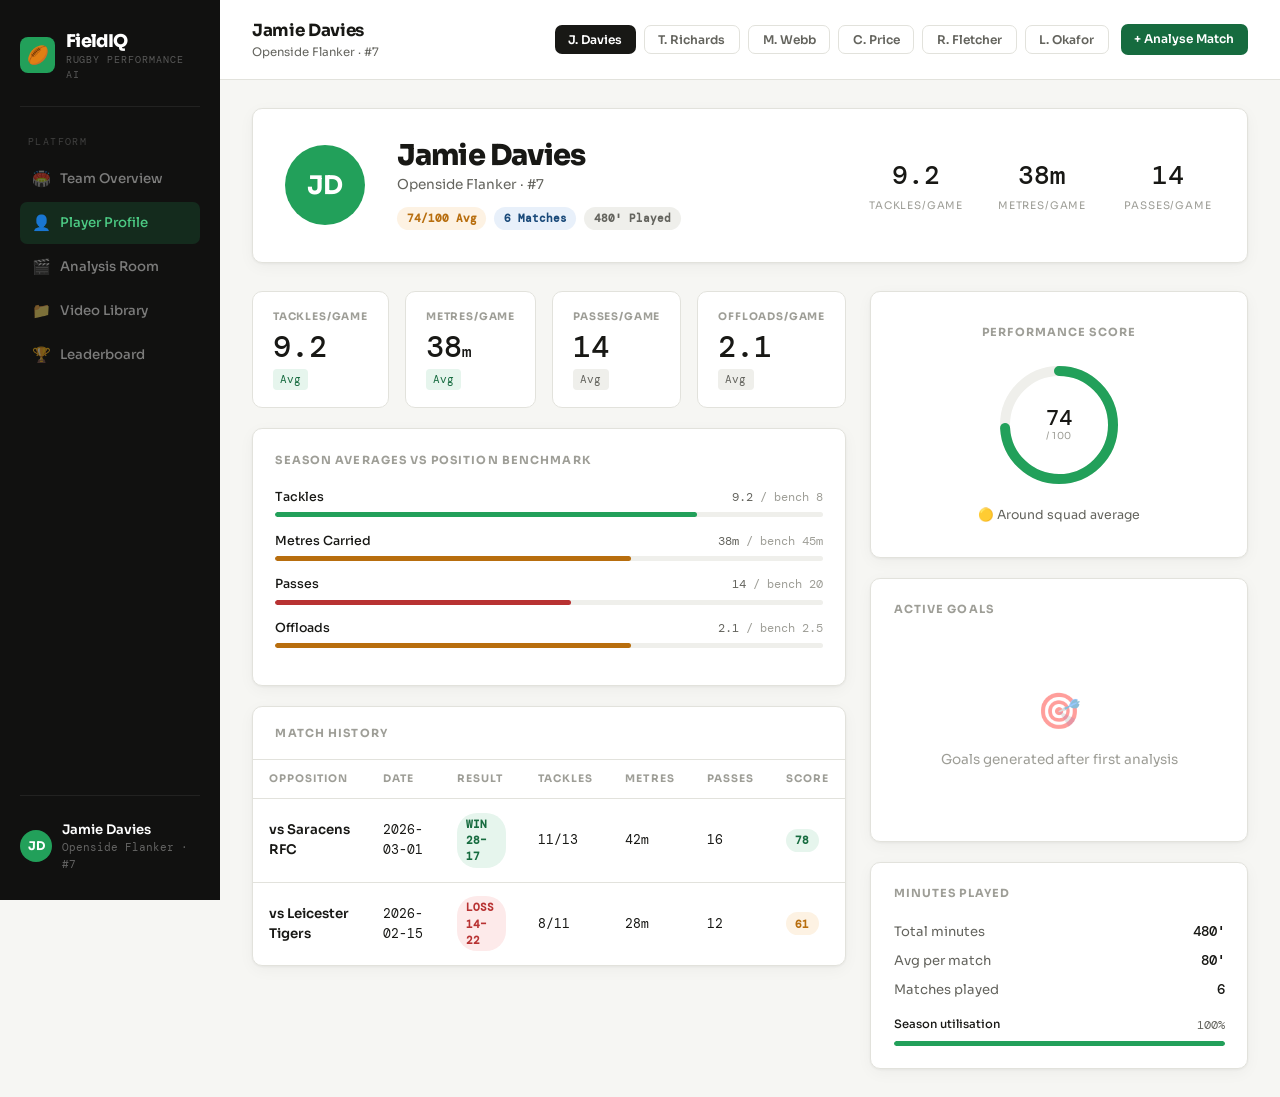
<file: templates/profile.html>
<!DOCTYPE html>
<html lang="en">
<head>
<meta charset="UTF-8"><meta name="viewport" content="width=device-width, initial-scale=1.0">
<title>FieldIQ – Player Profile</title>
<link rel="stylesheet" href="/static/shared.css">
</head>
<body>
<div class="app">

<aside class="sidebar">
  <div class="logo">
    <div class="logo-mark">🏉</div>
    <div><div class="logo-name">FieldIQ</div><span class="logo-tag">Rugby Performance AI</span></div>
  </div>
  <nav class="nav-section">
    <div class="nav-label">Platform</div>
    <a href="/" class="nav-item" data-page="team"><span class="ico">🏟️</span> Team Overview</a>
    <a href="/profile.html" class="nav-item active" data-page="profile"><span class="ico">👤</span> Player Profile</a>
    <a href="/analysis.html" class="nav-item" data-page="analysis"><span class="ico">🎬</span> Analysis Room</a>
    <a href="/library.html" class="nav-item" data-page="library"><span class="ico">📁</span> Video Library</a>
    <a href="/leaderboard.html" class="nav-item" data-page="leaderboard"><span class="ico">🏆</span> Leaderboard</a>
  </nav>
  <div class="sidebar-bottom">
    <div class="player-pill">
      <div class="player-av av-1" id="sbAvatar">JD</div>
      <div><div class="player-pname" id="sbName">Jamie Davies</div><div class="player-ppos" id="sbPos">Flanker · #7</div></div>
    </div>
  </div>
</aside>

<main class="main">
  <div class="topbar">
    <div class="topbar-left">
      <div class="page-title" id="topTitle">Player Profile</div>
      <div class="page-sub" id="topSub">Season averages and performance history</div>
    </div>
    <div class="topbar-right">
      <div style="display:flex;gap:0.5rem;" id="playerSwitcher"></div>
      <a href="/analysis.html" class="btn btn-green btn-sm">+ Analyse Match</a>
    </div>
  </div>

  <div class="content">

    <!-- PROFILE HERO -->
    <div class="card fade-up" style="padding:2rem;">
      <div style="display:flex;align-items:center;gap:2rem;flex-wrap:wrap;">
        <div class="player-av lg av-1" id="profileAv" style="width:5rem;height:5rem;font-size:1.6rem;border-radius:50%;flex-shrink:0;">JD</div>
        <div style="flex:1;">
          <div style="font-size:1.8rem;font-weight:800;letter-spacing:-0.03em;line-height:1;" id="profileName">Jamie Davies</div>
          <div style="font-size:0.85rem;color:var(--text2);margin-top:0.3rem;" id="profilePos">Openside Flanker · #7</div>
          <div style="display:flex;gap:0.5rem;margin-top:0.75rem;flex-wrap:wrap;" id="profileChips"></div>
        </div>
        <div style="display:grid;grid-template-columns:repeat(3,1fr);gap:2rem;text-align:center;" id="profileTopStats"></div>
      </div>
    </div>

    <!-- MAIN STATS + HISTORY -->
    <div class="col-7-5 fade-up-2">

      <!-- LEFT: averages + progress -->
      <div style="display:flex;flex-direction:column;gap:1.25rem;">

        <div class="stat-grid" id="profileStatGrid" style="grid-template-columns:repeat(4,1fr);"></div>

        <div class="card">
          <div class="card-head"><div class="card-title">Season Averages vs Position Benchmark</div></div>
          <div id="profileProgress"></div>
        </div>

        <div class="card" style="padding:0;overflow:hidden;">
          <div style="padding:1.1rem 1.4rem;border-bottom:1px solid var(--border);">
            <div class="card-title" style="margin:0;">Match History</div>
          </div>
          <div id="profileHistory">
            <div class="empty"><div class="ei">📊</div><p>No matches analysed yet</p></div>
          </div>
        </div>
      </div>

      <!-- RIGHT: score ring + goals -->
      <div style="display:flex;flex-direction:column;gap:1.25rem;">

        <div class="card" style="text-align:center;padding:2rem 1.4rem;">
          <div class="card-title" style="margin-bottom:1.25rem;">Performance Score</div>
          <div style="display:flex;justify-content:center;margin-bottom:1rem;">
            <div class="score-ring">
              <svg width="130" height="130" viewBox="0 0 130 130">
                <circle cx="65" cy="65" r="54" fill="none" stroke="#efefeb" stroke-width="10"/>
                <circle cx="65" cy="65" r="54" fill="none" stroke="#22a05a" stroke-width="10"
                  stroke-dasharray="339.3" id="ringFill" stroke-dashoffset="339.3"
                  stroke-linecap="round" style="transition:stroke-dashoffset 1.2s cubic-bezier(.4,0,.2,1);"/>
              </svg>
              <div class="ring-val">
                <div class="ring-num" id="ringNum">—</div>
                <div class="ring-lbl">/ 100</div>
              </div>
            </div>
          </div>
          <div id="scoreTrend" style="font-size:0.78rem;color:var(--text2);"></div>
        </div>

        <div class="card">
          <div class="card-head"><div class="card-title">Active Goals</div></div>
          <div id="activeGoals">
            <div class="empty"><div class="ei">🎯</div><p>Goals generated after first analysis</p></div>
          </div>
        </div>

        <div class="card">
          <div class="card-head"><div class="card-title">Minutes Played</div></div>
          <div style="display:flex;flex-direction:column;gap:0.5rem;" id="minutesPanel"></div>
        </div>

      </div>
    </div>

  </div>
</main>
</div>

<script src="/static/shared.js"></script>
<script>
const players = FieldIQ.getPlayers();
const matches = FieldIQ.getMatches();
const colours = ['av-1','av-2','av-3','av-4','av-5','av-6'];

let currentId = FieldIQ.getCurrentPlayer() || 1;

function renderProfile(id) {
  const p = players.find(x => x.id === id) || players[0];
  const ci = players.indexOf(p) % colours.length;
  FieldIQ.setCurrentPlayer(p.id);

  // Topbar
  document.getElementById('topTitle').textContent = p.firstName + ' ' + p.lastName;
  document.getElementById('topSub').textContent = p.position + ' · #' + p.number;

  // Sidebar
  document.getElementById('sbAvatar').textContent = FieldIQ.getInitials(p);
  document.getElementById('sbName').textContent = p.firstName + ' ' + p.lastName;
  document.getElementById('sbPos').textContent = p.position + ' · #' + p.number;

  // Hero
  const av = document.getElementById('profileAv');
  av.textContent = FieldIQ.getInitials(p);
  av.className = `player-av lg ${colours[ci]}`;
  av.style = 'width:5rem;height:5rem;font-size:1.6rem;border-radius:50%;flex-shrink:0;';
  document.getElementById('profileName').textContent = p.firstName + ' ' + p.lastName;
  document.getElementById('profilePos').textContent = p.position + ' · #' + p.number;

  const chipScore = p.avgScore >= 80 ? 'chip-green' : p.avgScore >= 65 ? 'chip-amber' : 'chip-red';
  document.getElementById('profileChips').innerHTML = `
    <span class="chip ${chipScore}">${p.avgScore}/100 Avg</span>
    <span class="chip chip-blue">${p.matches} Matches</span>
    <span class="chip chip-grey">${p.minutesPlayed}' Played</span>
  `;

  document.getElementById('profileTopStats').innerHTML = `
    <div><div style="font-family:var(--mono);font-size:1.6rem;font-weight:500;color:var(--text)">${p.tackles}</div><div style="font-size:0.65rem;color:var(--text3);text-transform:uppercase;letter-spacing:0.08em;margin-top:0.2rem;">Tackles/game</div></div>
    <div><div style="font-family:var(--mono);font-size:1.6rem;font-weight:500;color:var(--text)">${p.meters}m</div><div style="font-size:0.65rem;color:var(--text3);text-transform:uppercase;letter-spacing:0.08em;margin-top:0.2rem;">Metres/game</div></div>
    <div><div style="font-family:var(--mono);font-size:1.6rem;font-weight:500;color:var(--text)">${p.passes}</div><div style="font-size:0.65rem;color:var(--text3);text-transform:uppercase;letter-spacing:0.08em;margin-top:0.2rem;">Passes/game</div></div>
  `;

  // Stat grid
  document.getElementById('profileStatGrid').innerHTML = `
    <div class="stat-box"><div class="lbl">Tackles/game</div><div class="val">${p.tackles}</div><div class="delta delta-up">Avg</div></div>
    <div class="stat-box"><div class="lbl">Metres/game</div><div class="val">${p.meters}<span style="font-size:1rem;">m</span></div><div class="delta delta-up">Avg</div></div>
    <div class="stat-box"><div class="lbl">Passes/game</div><div class="val">${p.passes}</div><div class="delta delta-neu">Avg</div></div>
    <div class="stat-box"><div class="lbl">Offloads/game</div><div class="val">${p.offloads}</div><div class="delta delta-neu">Avg</div></div>
  `;

  // Score ring
  document.getElementById('ringNum').textContent = p.avgScore;
  const offset = 339.3 * (1 - p.avgScore / 100);
  setTimeout(() => { document.getElementById('ringFill').style.strokeDashoffset = offset; }, 100);
  document.getElementById('scoreTrend').textContent = p.avgScore >= 80 ? '🟢 Above squad average' : p.avgScore >= 65 ? '🟡 Around squad average' : '🔴 Below squad average';

  // Progress bars
  const benchmarks = { tackles: 8, meters: 45, passes: 20, offloads: 2.5, kicks: 40 };
  const progDefs = [
    { label: 'Tackles', val: p.tackles, bench: benchmarks.tackles },
    { label: 'Metres Carried', val: p.meters, bench: benchmarks.meters, unit: 'm' },
    { label: 'Passes', val: p.passes, bench: benchmarks.passes },
    { label: 'Offloads', val: p.offloads, bench: benchmarks.offloads },
  ];
  document.getElementById('profileProgress').innerHTML = progDefs.map(d => {
    const max = Math.max(d.val, d.bench) * 1.3;
    const pct = Math.round((d.val / max) * 100);
    const bpct = Math.round((d.bench / max) * 100);
    const cls = d.val >= d.bench ? '' : d.val >= d.bench * 0.8 ? 'amber' : 'red';
    return `<div class="prog-row">
      <div class="prog-hd"><span class="prog-label">${d.label}</span><span class="prog-val">${d.val}${d.unit||''} <span style="color:var(--text3)">/ bench ${d.bench}${d.unit||''}</span></span></div>
      <div class="prog-track"><div class="prog-fill ${cls}" style="width:${pct}%"></div></div>
    </div>`;
  }).join('');

  // Match history
  const pMatches = matches.filter(m => m.playerId === p.id);
  const histEl = document.getElementById('profileHistory');
  if (pMatches.length === 0) {
    histEl.innerHTML = '<div class="empty"><div class="ei">📊</div><p>No matches analysed yet. <a href="/analysis.html" style="color:var(--green);">Run an analysis →</a></p></div>';
  } else {
    histEl.innerHTML = `<table class="data-table">
      <thead><tr><th>Opposition</th><th>Date</th><th>Result</th><th>Tackles</th><th>Metres</th><th>Passes</th><th>Score</th></tr></thead>
      <tbody>
      ${pMatches.map(m => {
        const chip = m.stats.performanceScore >= 75 ? 'chip-green' : m.stats.performanceScore >= 55 ? 'chip-amber' : 'chip-red';
        const rc = m.result === 'win' ? 'chip-green' : 'chip-red';
        return `<tr>
          <td style="font-weight:600;">vs ${m.opposition}</td>
          <td class="mono">${m.date}</td>
          <td><span class="chip ${rc}">${m.result.toUpperCase()} ${m.score}</span></td>
          <td class="mono">${m.stats.tackles}/${m.stats.tackleAttempts}</td>
          <td class="mono">${m.stats.metersCarried}m</td>
          <td class="mono">${m.stats.passes}</td>
          <td><span class="chip ${chip}">${m.stats.performanceScore}</span></td>
        </tr>`;
      }).join('')}
      </tbody>
    </table>`;
  }

  // Active goals
  const goals = FieldIQ.load('goals_' + p.id, null);
  if (goals && goals.length) {
    document.getElementById('activeGoals').innerHTML = `<div style="display:flex;flex-direction:column;gap:0.6rem;">
      ${goals.map(g => `<div style="display:flex;align-items:flex-start;gap:0.65rem;padding:0.65rem;background:var(--bg);border-radius:7px;border:1px solid var(--border);">
        <span style="font-size:0.85rem;margin-top:1px;">🎯</span>
        <div><div style="font-size:0.82rem;font-weight:600;">${g.title}</div><div style="font-size:0.73rem;color:var(--text2);">${g.target}</div></div>
      </div>`).join('')}
    </div>`;
  }

  // Minutes panel
  const totalMin = p.minutesPlayed;
  const avgMin = Math.round(totalMin / p.matches);
  document.getElementById('minutesPanel').innerHTML = `
    <div style="display:flex;justify-content:space-between;align-items:center;">
      <span style="font-size:0.82rem;color:var(--text2);">Total minutes</span>
      <span style="font-family:var(--mono);font-weight:500;">${totalMin}'</span>
    </div>
    <div style="display:flex;justify-content:space-between;align-items:center;">
      <span style="font-size:0.82rem;color:var(--text2);">Avg per match</span>
      <span style="font-family:var(--mono);font-weight:500;">${avgMin}'</span>
    </div>
    <div style="display:flex;justify-content:space-between;align-items:center;">
      <span style="font-size:0.82rem;color:var(--text2);">Matches played</span>
      <span style="font-family:var(--mono);font-weight:500;">${p.matches}</span>
    </div>
    <div class="prog-row" style="margin-top:0.5rem;margin-bottom:0;">
      <div class="prog-hd"><span class="prog-label" style="font-size:0.72rem;">Season utilisation</span><span class="prog-val">${Math.round((totalMin/(p.matches*80))*100)}%</span></div>
      <div class="prog-track"><div class="prog-fill" style="width:${Math.round((totalMin/(p.matches*80))*100)}%"></div></div>
    </div>
  `;

  // Switcher
  document.getElementById('playerSwitcher').innerHTML = players.map(pl => {
    const active = pl.id === p.id ? 'btn-dark' : 'btn-ghost';
    return `<button class="btn btn-sm ${active}" onclick="renderProfile(${pl.id})">${pl.firstName[0]}. ${pl.lastName}</button>`;
  }).join('');
}

renderProfile(currentId);
</script>
</body>
</html>
</file>
<file: static/shared.css>
/* ── FIELDIQ SHARED STYLES ── */
@import url('https://fonts.googleapis.com/css2?family=DM+Mono:wght@400;500&family=Sora:wght@300;400;500;600;700;800&display=swap');

:root {
  --bg: #f6f6f3;
  --surface: #ffffff;
  --surface2: #efefeb;
  --border: #e2e2dc;
  --text: #181815;
  --text2: #64645e;
  --text3: #9e9e97;
  --green: #166b3f;
  --green-mid: #22a05a;
  --green-light: #e6f5ed;
  --amber: #b86e0e;
  --amber-light: #fdf2e3;
  --red: #b83232;
  --red-light: #fdeaea;
  --blue: #1a4a7a;
  --blue-light: #e8f0fa;
  --sidebar-bg: #111110;
  --sidebar-border: rgba(255,255,255,0.07);
  --mono: 'DM Mono', monospace;
  --sans: 'Sora', sans-serif;
  --radius: 10px;
  --shadow: 0 1px 3px rgba(0,0,0,0.06), 0 4px 16px rgba(0,0,0,0.04);
}

* { margin: 0; padding: 0; box-sizing: border-box; }
html { scroll-behavior: smooth; }
body { font-family: var(--sans); background: var(--bg); color: var(--text); min-height: 100vh; font-size: 14px; line-height: 1.5; }

/* ── APP SHELL ── */
.app { display: grid; grid-template-columns: 220px 1fr; min-height: 100vh; }

/* ── SIDEBAR ── */
.sidebar {
  background: var(--sidebar-bg);
  padding: 1.75rem 1.25rem;
  display: flex; flex-direction: column; gap: 1.75rem;
  position: sticky; top: 0; height: 100vh; overflow-y: auto;
}

.logo { display: flex; align-items: center; gap: 0.65rem; padding-bottom: 1.5rem; border-bottom: 1px solid var(--sidebar-border); }
.logo-mark { width: 2.2rem; height: 2.2rem; background: var(--green-mid); border-radius: 8px; display: flex; align-items: center; justify-content: center; font-size: 1.1rem; flex-shrink: 0; }
.logo-name { font-size: 1.1rem; font-weight: 800; color: #fff; letter-spacing: -0.03em; }
.logo-tag { display: block; font-size: 0.6rem; color: rgba(255,255,255,0.3); font-family: var(--mono); letter-spacing: 0.1em; text-transform: uppercase; margin-top: -1px; }

.nav-section { display: flex; flex-direction: column; gap: 2px; }
.nav-label { font-size: 0.62rem; font-family: var(--mono); letter-spacing: 0.14em; text-transform: uppercase; color: rgba(255,255,255,0.2); margin-bottom: 0.4rem; padding-left: 0.5rem; }

.nav-item {
  display: flex; align-items: center; gap: 0.65rem;
  padding: 0.6rem 0.75rem;
  border-radius: 7px;
  color: rgba(255,255,255,0.45);
  cursor: pointer;
  font-size: 0.83rem; font-weight: 500;
  text-decoration: none;
  transition: all 0.15s;
}
.nav-item:hover { background: rgba(255,255,255,0.07); color: rgba(255,255,255,0.85); }
.nav-item.active { background: rgba(34,160,90,0.18); color: #4dcc85; }
.nav-item .ico { font-size: 0.95rem; width: 1.1rem; text-align: center; }

.sidebar-bottom { margin-top: auto; padding-top: 1.5rem; border-top: 1px solid var(--sidebar-border); }
.player-pill { display: flex; align-items: center; gap: 0.65rem; }
.player-av { width: 2rem; height: 2rem; border-radius: 50%; background: var(--green-mid); display: flex; align-items: center; justify-content: center; font-size: 0.75rem; font-weight: 700; color: #fff; flex-shrink: 0; }
.player-av.lg { width: 3.5rem; height: 3.5rem; font-size: 1.2rem; }
.player-pname { font-size: 0.82rem; font-weight: 600; color: #fff; }
.player-ppos { font-size: 0.68rem; color: rgba(255,255,255,0.35); font-family: var(--mono); }

/* ── MAIN ── */
.main { display: flex; flex-direction: column; overflow: hidden; }

.topbar {
  background: var(--surface); border-bottom: 1px solid var(--border);
  padding: 1.1rem 2rem;
  display: flex; align-items: center; justify-content: space-between;
  position: sticky; top: 0; z-index: 50;
}
.topbar-left .page-title { font-size: 1.05rem; font-weight: 700; letter-spacing: -0.02em; }
.topbar-left .page-sub { font-size: 0.73rem; color: var(--text2); margin-top: 1px; }
.topbar-right { display: flex; align-items: center; gap: 0.75rem; }

.content { padding: 1.75rem 2rem; display: flex; flex-direction: column; gap: 1.75rem; flex: 1; }

/* ── CARDS ── */
.card { background: var(--surface); border: 1px solid var(--border); border-radius: var(--radius); padding: 1.4rem; box-shadow: var(--shadow); }
.card-head { display: flex; align-items: center; justify-content: space-between; margin-bottom: 1.2rem; }
.card-title { font-size: 0.7rem; font-weight: 700; letter-spacing: 0.1em; text-transform: uppercase; color: var(--text3); }

/* ── BUTTONS ── */
.btn { display: inline-flex; align-items: center; gap: 0.45rem; padding: 0.6rem 1.25rem; border-radius: 7px; font-family: var(--sans); font-size: 0.82rem; font-weight: 600; cursor: pointer; border: none; transition: all 0.15s; text-decoration: none; }
.btn-dark { background: var(--text); color: #fff; }
.btn-dark:hover { background: #333; }
.btn-green { background: var(--green); color: #fff; }
.btn-green:hover { background: var(--green-mid); }
.btn-ghost { background: transparent; color: var(--text2); border: 1px solid var(--border); }
.btn-ghost:hover { background: var(--surface2); color: var(--text); }
.btn-sm { padding: 0.4rem 0.85rem; font-size: 0.75rem; }
.btn:disabled { opacity: 0.4; cursor: not-allowed; }

/* ── CHIPS ── */
.chip { display: inline-flex; align-items: center; gap: 0.3rem; padding: 0.2rem 0.6rem; border-radius: 20px; font-size: 0.68rem; font-weight: 600; font-family: var(--mono); }
.chip-green { background: var(--green-light); color: var(--green); }
.chip-amber { background: var(--amber-light); color: var(--amber); }
.chip-red { background: var(--red-light); color: var(--red); }
.chip-blue { background: var(--blue-light); color: var(--blue); }
.chip-grey { background: var(--surface2); color: var(--text2); }

/* ── STATS ── */
.stat-grid { display: grid; grid-template-columns: repeat(4, 1fr); gap: 1rem; }
.stat-box { background: var(--surface); border: 1px solid var(--border); border-radius: var(--radius); padding: 1.1rem 1.25rem; }
.stat-box .lbl { font-size: 0.65rem; font-weight: 700; color: var(--text3); text-transform: uppercase; letter-spacing: 0.08em; margin-bottom: 0.45rem; }
.stat-box .val { font-family: var(--mono); font-size: 1.9rem; font-weight: 500; color: var(--text); line-height: 1; }
.stat-box .unit { font-size: 0.7rem; color: var(--text3); margin-top: 0.2rem; }
.stat-box .delta { font-size: 0.68rem; font-family: var(--mono); margin-top: 0.4rem; display: inline-flex; align-items: center; gap: 0.2rem; padding: 0.15rem 0.45rem; border-radius: 4px; }
.delta-up { background: var(--green-light); color: var(--green); }
.delta-down { background: var(--red-light); color: var(--red); }
.delta-neu { background: var(--surface2); color: var(--text2); }

/* ── PROGRESS ── */
.prog-row { margin-bottom: 0.9rem; }
.prog-hd { display: flex; justify-content: space-between; margin-bottom: 0.35rem; font-size: 0.78rem; }
.prog-label { font-weight: 500; }
.prog-val { font-family: var(--mono); color: var(--text2); }
.prog-track { height: 5px; background: var(--surface2); border-radius: 99px; overflow: hidden; }
.prog-fill { height: 100%; border-radius: 99px; background: var(--green-mid); transition: width 1.2s cubic-bezier(.4,0,.2,1); }
.prog-fill.amber { background: var(--amber); }
.prog-fill.red { background: var(--red); }

/* ── TABLE ── */
.data-table { width: 100%; border-collapse: collapse; }
.data-table th { font-size: 0.65rem; font-weight: 700; letter-spacing: 0.1em; text-transform: uppercase; color: var(--text3); padding: 0.7rem 1rem; text-align: left; border-bottom: 1px solid var(--border); }
.data-table td { padding: 0.85rem 1rem; font-size: 0.83rem; border-bottom: 1px solid var(--border); }
.data-table tr:last-child td { border-bottom: none; }
.data-table tbody tr:hover td { background: var(--bg); }
.data-table .mono { font-family: var(--mono); }

/* ── LAYOUTS ── */
.two-col { display: grid; grid-template-columns: 1fr 1fr; gap: 1.5rem; }
.three-col { display: grid; grid-template-columns: repeat(3,1fr); gap: 1.5rem; }
.col-7-5 { display: grid; grid-template-columns: 7fr 5fr; gap: 1.5rem; }

/* ── FORM ── */
.form-grid { display: grid; grid-template-columns: 1fr 1fr; gap: 0.9rem; }
.fg { display: flex; flex-direction: column; gap: 0.35rem; }
.fg label { font-size: 0.68rem; font-weight: 700; color: var(--text2); letter-spacing: 0.05em; text-transform: uppercase; }
.fg input, .fg select, .fg textarea { padding: 0.6rem 0.85rem; border: 1px solid var(--border); border-radius: 7px; font-family: var(--sans); font-size: 0.85rem; background: var(--surface); color: var(--text); outline: none; transition: border-color 0.15s; }
.fg input:focus, .fg select:focus, .fg textarea:focus { border-color: var(--green-mid); }

/* ── LOADING ── */
.loading-overlay { display: none; position: fixed; inset: 0; background: rgba(246,246,243,0.88); backdrop-filter: blur(6px); z-index: 999; flex-direction: column; align-items: center; justify-content: center; gap: 1.2rem; }
.loading-overlay.show { display: flex; }
.spinner { width: 2.5rem; height: 2.5rem; border: 3px solid var(--border); border-top-color: var(--green-mid); border-radius: 50%; animation: spin 0.75s linear infinite; }
@keyframes spin { to { transform: rotate(360deg); } }
.loading-msg { font-size: 0.88rem; font-weight: 500; color: var(--text2); }
.loading-step-txt { font-size: 0.75rem; color: var(--text3); font-family: var(--mono); }

/* ── EMPTY ── */
.empty { text-align: center; padding: 3rem 1.5rem; color: var(--text3); }
.empty .ei { font-size: 2.2rem; margin-bottom: 0.75rem; opacity: 0.45; }
.empty p { font-size: 0.85rem; }

/* ── AVATAR COLOURS ── */
.av-1 { background: #22a05a; }
.av-2 { background: #1a6b9a; }
.av-3 { background: #8b4a1a; }
.av-4 { background: #6b1a8b; }
.av-5 { background: #1a7a8b; }
.av-6 { background: #8b6b1a; }

/* ── RESPONSIVE ── */
@media (max-width: 900px) {
  .app { grid-template-columns: 1fr; }
  .sidebar { display: none; }
  .stat-grid { grid-template-columns: repeat(2,1fr); }
  .two-col, .three-col, .col-7-5 { grid-template-columns: 1fr; }
  .form-grid { grid-template-columns: 1fr; }
  .content { padding: 1.25rem; }
}

/* ── ANIMATION ── */
@keyframes fadeUp { from { opacity: 0; transform: translateY(16px); } to { opacity: 1; transform: translateY(0); } }
.fade-up { animation: fadeUp 0.5s ease both; }
.fade-up-2 { animation: fadeUp 0.5s 0.08s ease both; }
.fade-up-3 { animation: fadeUp 0.5s 0.16s ease both; }
.fade-up-4 { animation: fadeUp 0.5s 0.24s ease both; }

/* ── AI TYPING ── */
.typing::after { content: '▌'; animation: cur 0.8s step-end infinite; font-size: 0.9em; }
@keyframes cur { 0%,100%{opacity:1} 50%{opacity:0} }

/* ── SCORE RING ── */
.score-ring { display: inline-flex; align-items: center; justify-content: center; position: relative; }
.score-ring svg { transform: rotate(-90deg); }
.score-ring .ring-val { position: absolute; text-align: center; }
.ring-num { font-family: var(--mono); font-size: 1.4rem; font-weight: 500; color: var(--text); line-height: 1; }
.ring-lbl { font-size: 0.6rem; color: var(--text3); text-transform: uppercase; letter-spacing: 0.06em; }
</file>
